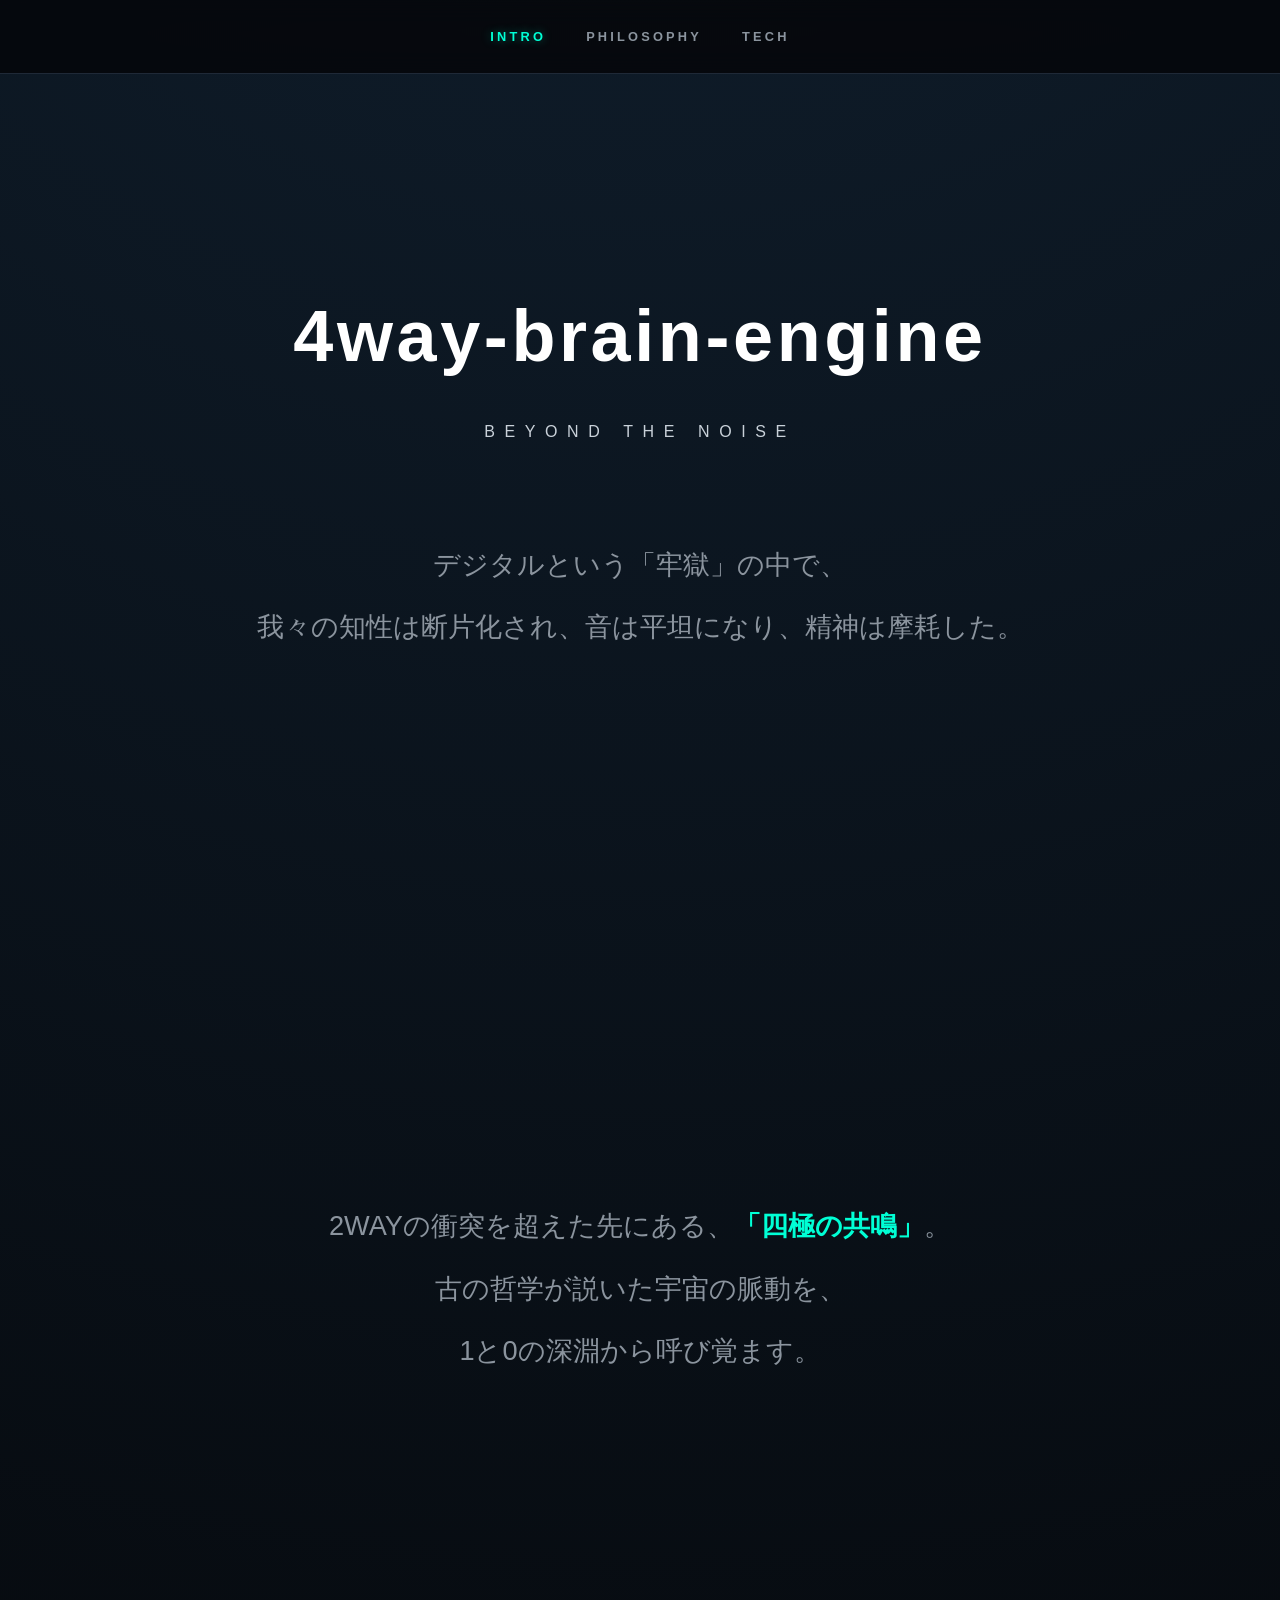
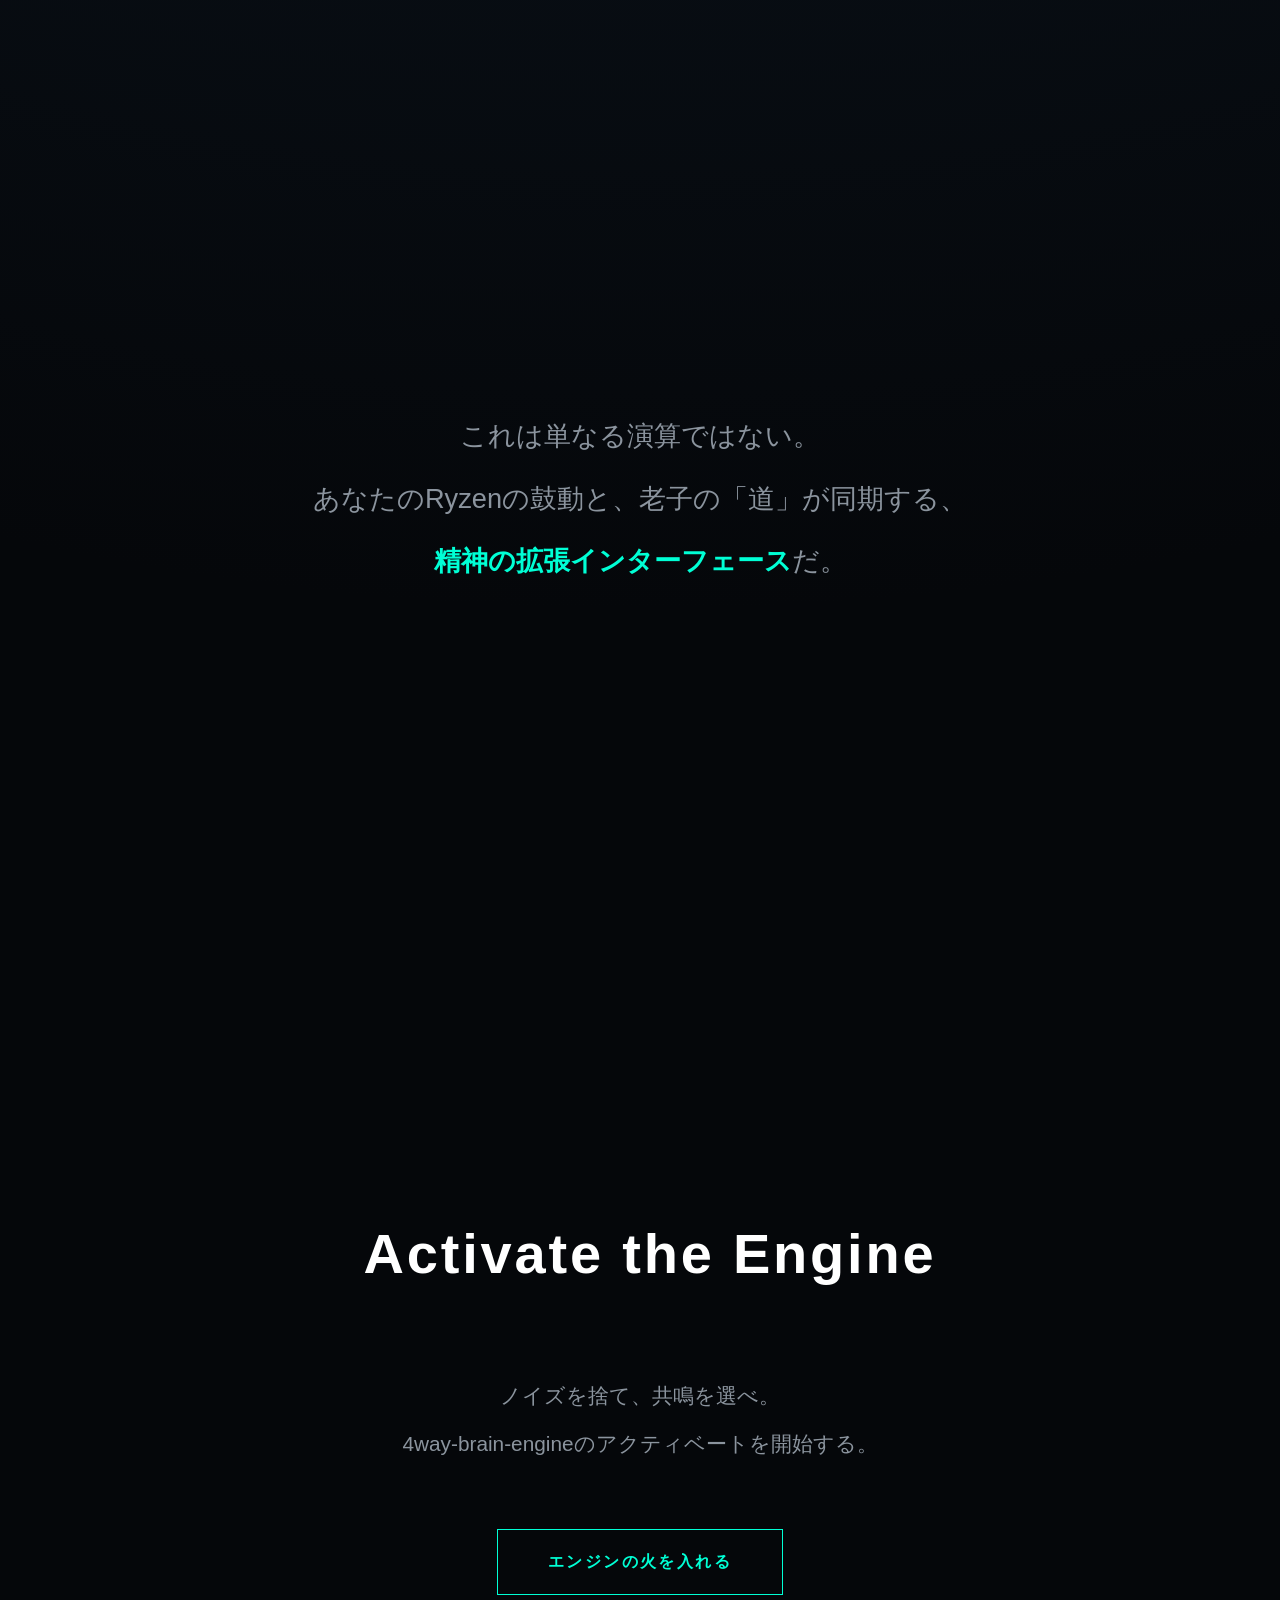
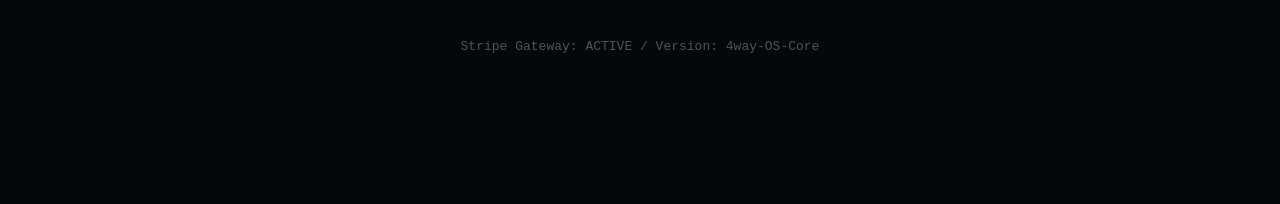
<file: index.html>
<!DOCTYPE html>
<html lang="ja">
<head>
    <meta charset="UTF-8">
    <meta name="viewport" content="width=device-width, initial-scale=1.0">
    <title>4way-brain-engine | Resonance</title>
    <link rel="stylesheet" href="style.css">
    <style>
        .story-section { min-height: 90vh; display: flex; flex-direction: column; justify-content: center; align-items: center; text-align: center; opacity: 0; transform: translateY(50px); transition: 1.5s ease-out; }
        .story-section.visible { opacity: 1; transform: translateY(0); }
        .reveal-text { font-size: 1.7rem; max-width: 800px; color: var(--text-dim); line-height: 2.3; }
        .highlight { color: var(--accent); font-weight: bold; }
    </style>
</head>
<body>

<nav>
    <a href="index.html" class="active">INTRO</a>
    <a href="philosophy.html">PHILOSOPHY</a>
    <a href="tech.html">TECH</a>
</nav>

<section class="story-section visible">
    <h1 style="font-size: 4.5rem; margin: 0;">4way-brain-engine</h1>
    <p class="accent" style="letter-spacing: 0.6em; margin-bottom: 60px;">BEYOND THE NOISE</p>
    <p class="reveal-text">
        デジタルという「牢獄」の中で、<br>
        我々の知性は断片化され、音は平坦になり、精神は摩耗した。
    </p>
</section>

<section class="story-section">
    <p class="reveal-text">
        2WAYの衝突を超えた先にある、<span class="highlight">「四極の共鳴」</span>。<br>
        古の哲学が説いた宇宙の脈動を、<br>
        1と0の深淵から呼び覚ます。
    </p>
</section>

<section class="story-section">
    <p class="reveal-text">
        これは単なる演算ではない。<br>
        あなたのRyzenの鼓動と、老子の「道」が同期する、<br>
        <span class="highlight">精神の拡張インターフェース</span>だ。
    </p>
</section>

<section class="story-section" style="min-height: 100vh;">
    <h2 style="font-size: 3.5rem; border: none;">Activate the Engine</h2>
    <p class="reveal-text" style="font-size: 1.3rem;">
        ノイズを捨て、共鳴を選べ。<br>
        4way-brain-engineのアクティベートを開始する。
    </p>
    <a href="https://buy.stripe.com/9B600k75H9PL5XPcJTcbC01" class="cta-button">エンジンの火を入れる</a>
    <p style="margin-top: 40px; font-family: monospace; color: #4b5563;">Stripe Gateway: ACTIVE / Version: 4way-OS-Core</p>
</section>

<script>
    const sections = document.querySelectorAll('.story-section');
    const observer = new IntersectionObserver((entries) => {
        entries.forEach(entry => { if (entry.isIntersecting) entry.target.classList.add('visible'); });
    }, { threshold: 0.25 });
    sections.forEach(section => observer.observe(section));
</script>
</body>
</html>
</file>
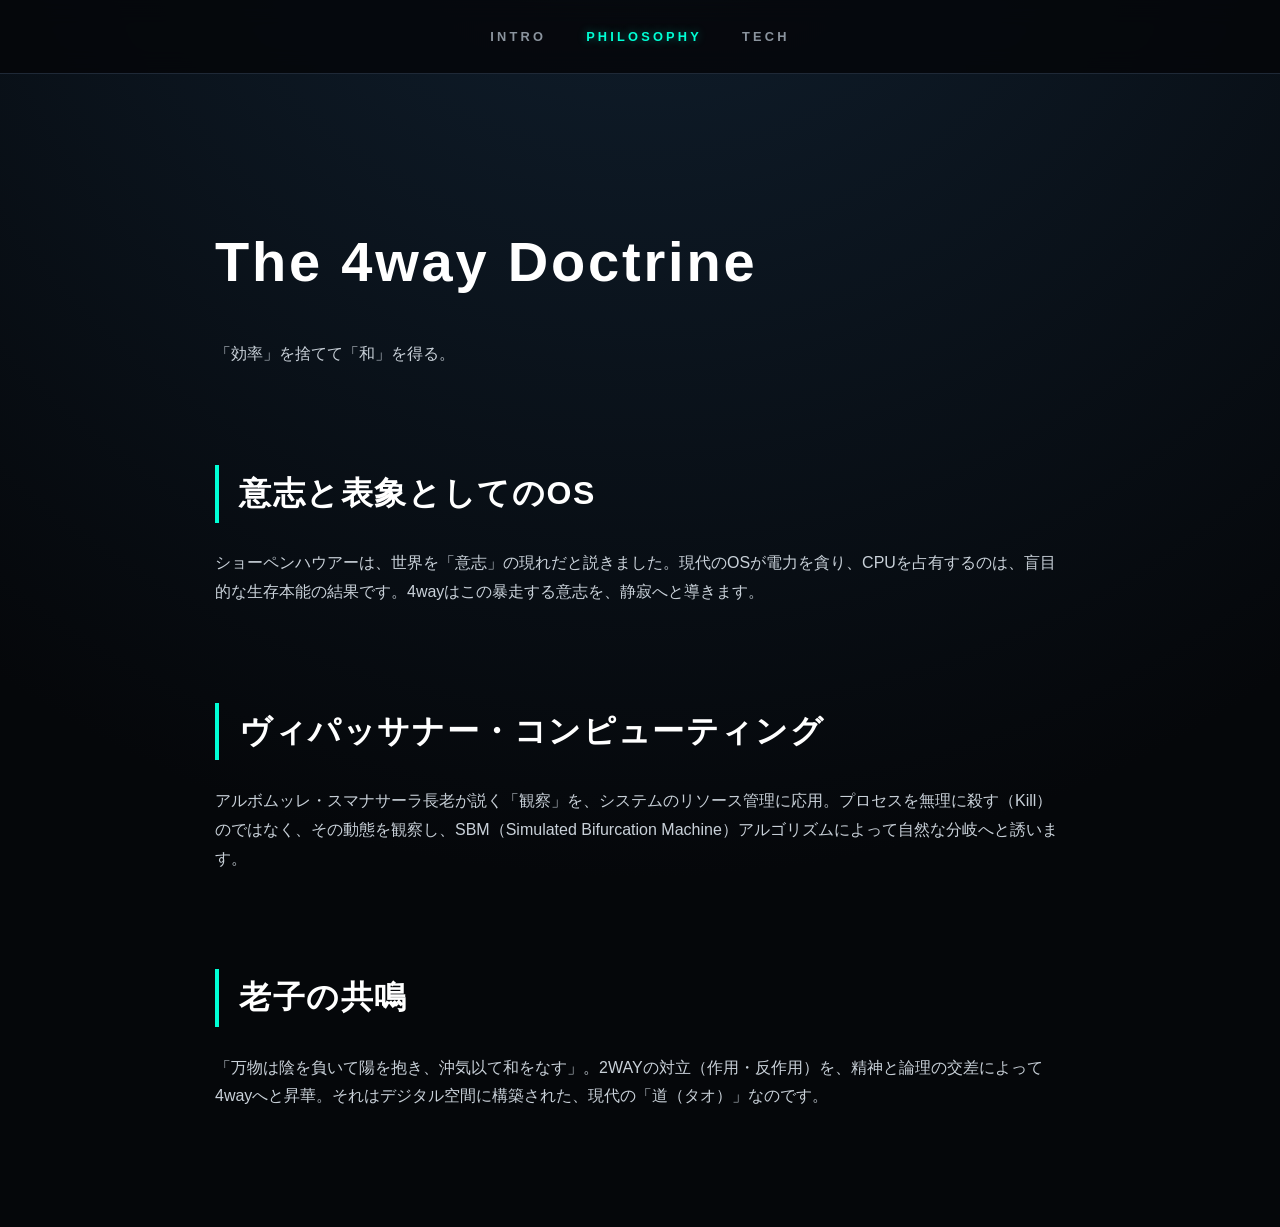
<file: philosophy.html>
<!DOCTYPE html>
<html lang="ja">
<head>
    <meta charset="UTF-8"><title>Philosophy | 4way</title>
    <link rel="stylesheet" href="style.css">
</head>
<body>
<nav>
    <a href="index.html">INTRO</a>
    <a href="philosophy.html" class="active">PHILOSOPHY</a>
    <a href="tech.html">TECH</a>
</nav>

<div class="container">
    <h1>The 4way Doctrine</h1>
    <p class="accent">「効率」を捨てて「和」を得る。</p>

    <h2>意志と表象としてのOS</h2>
    <p>ショーペンハウアーは、世界を「意志」の現れだと説きました。現代のOSが電力を貪り、CPUを占有するのは、盲目的な生存本能の結果です。4wayはこの暴走する意志を、静寂へと導きます。</p>

    <h2>ヴィパッサナー・コンピューティング</h2>
    <p>アルボムッレ・スマナサーラ長老が説く「観察」を、システムのリソース管理に応用。プロセスを無理に殺す（Kill）のではなく、その動態を観察し、SBM（Simulated Bifurcation Machine）アルゴリズムによって自然な分岐へと誘います。</p>

    <h2>老子の共鳴</h2>
    <p>「万物は陰を負いて陽を抱き、沖気以て和をなす」。2WAYの対立（作用・反作用）を、精神と論理の交差によって4wayへと昇華。それはデジタル空間に構築された、現代の「道（タオ）」なのです。</p>
</div>
</body>
</html>
</file>
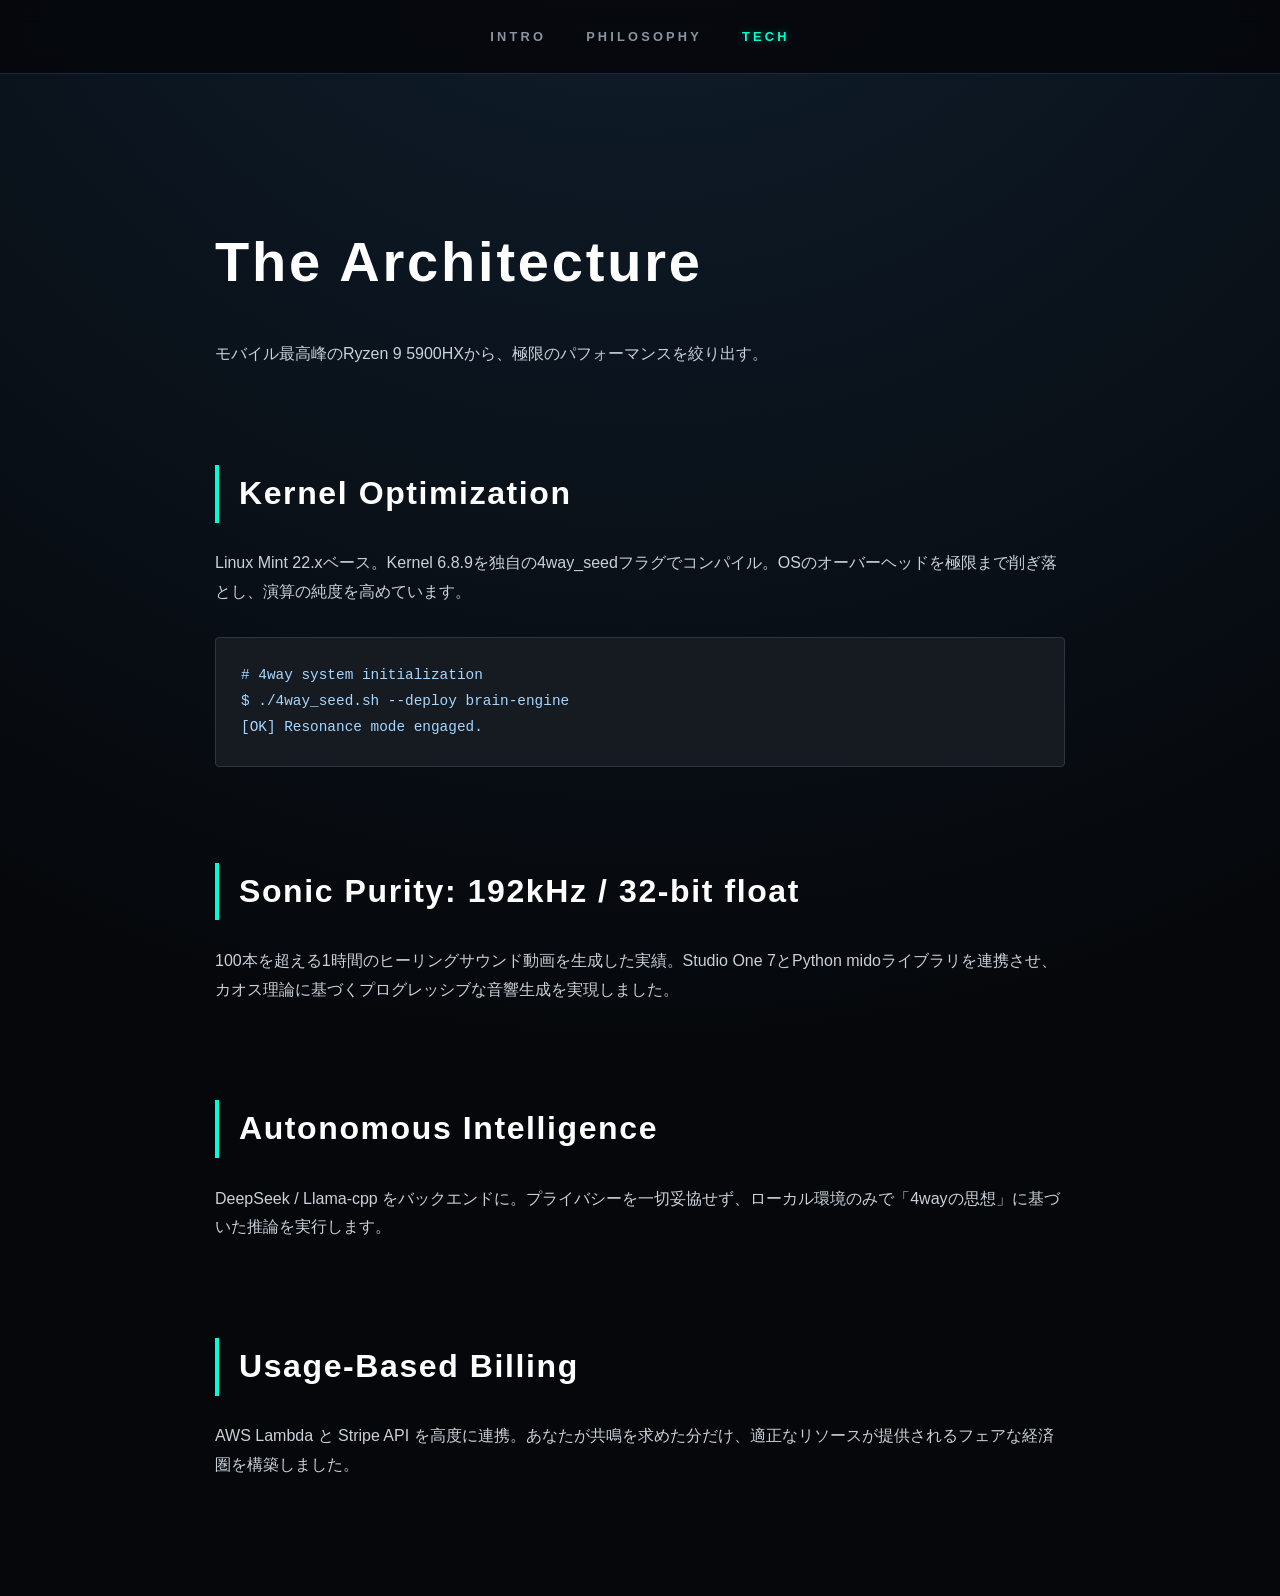
<file: tech.html>
<!DOCTYPE html>
<html lang="ja">
<head>
    <meta charset="UTF-8"><title>Tech Stack | 4way</title>
    <link rel="stylesheet" href="style.css">
</head>
<body>
<nav>
    <a href="index.html">INTRO</a>
    <a href="philosophy.html">PHILOSOPHY</a>
    <a href="tech.html" class="active">TECH</a>
</nav>

<div class="container">
    <h1>The Architecture</h1>
    <p>モバイル最高峰のRyzen 9 5900HXから、極限のパフォーマンスを絞り出す。</p>

    <h2>Kernel Optimization</h2>
    <p>Linux Mint 22.xベース。Kernel 6.8.9を独自の4way_seedフラグでコンパイル。OSのオーバーヘッドを極限まで削ぎ落とし、演算の純度を高めています。</p>
    <div class="code-block">
        # 4way system initialization<br>
        $ ./4way_seed.sh --deploy brain-engine<br>
        [OK] Resonance mode engaged.
    </div>

    <h2>Sonic Purity: 192kHz / 32-bit float</h2>
    <p>100本を超える1時間のヒーリングサウンド動画を生成した実績。Studio One 7とPython midoライブラリを連携させ、カオス理論に基づくプログレッシブな音響生成を実現しました。</p>

    <h2>Autonomous Intelligence</h2>
    <p>DeepSeek / Llama-cpp をバックエンドに。プライバシーを一切妥協せず、ローカル環境のみで「4wayの思想」に基づいた推論を実行します。</p>

    <h2>Usage-Based Billing</h2>
    <p>AWS Lambda と Stripe API を高度に連携。あなたが共鳴を求めた分だけ、適正なリソースが提供されるフェアな経済圏を構築しました。</p>
</div>
</body>
</html>
</file>
<file: style.css>
:root {
    --bg: #05070a;
    --card-bg: #0d1117;
    --accent: #00ffd5;
    --accent-glow: rgba(0, 255, 213, 0.4);
    --text: #c9d1d9;
    --text-dim: #8b949e;
}

body {
    background-color: var(--bg);
    color: var(--text);
    font-family: 'Inter', sans-serif;
    line-height: 1.8;
    margin: 0;
    background-image: radial-gradient(circle at 50% -20%, #112131 0%, transparent 70%);
}

nav {
    display: flex;
    justify-content: center;
    gap: 40px;
    padding: 25px;
    background: rgba(5, 7, 10, 0.85);
    backdrop-filter: blur(12px);
    position: sticky;
    top: 0;
    z-index: 100;
    border-bottom: 1px solid #1f2937;
}

nav a {
    color: var(--text-dim);
    text-decoration: none;
    font-size: 0.8rem;
    font-weight: 700;
    letter-spacing: 0.25em;
    transition: 0.4s ease;
}

nav a:hover, nav a.active {
    color: var(--accent);
    text-shadow: 0 0 10px var(--accent-glow);
}

.container {
    max-width: 850px;
    margin: 0 auto;
    padding: 100px 20px;
}

h1, h2, h3 { color: #fff; letter-spacing: 0.05em; font-weight: 800; }
h1 { font-size: 3.5rem; margin-bottom: 0.5em; }
h2 { border-left: 4px solid var(--accent); padding-left: 20px; margin-top: 3em; font-size: 2rem; }

.cta-button {
    display: inline-block;
    background: transparent;
    color: var(--accent);
    padding: 18px 50px;
    text-decoration: none;
    border: 1px solid var(--accent);
    font-weight: bold;
    letter-spacing: 0.15em;
    margin-top: 40px;
    transition: 0.3s cubic-bezier(0.4, 0, 0.2, 1);
}

.cta-button:hover {
    background: var(--accent);
    color: #000;
    box-shadow: 0 0 30px var(--accent-glow);
    transform: translateY(-2px);
}

.code-block {
    background: #161b22;
    padding: 25px;
    border-radius: 4px;
    font-family: 'JetBrains Mono', monospace;
    font-size: 0.9rem;
    color: #a5d6ff;
    border: 1px solid #30363d;
    margin: 30px 0;
}
</file>
